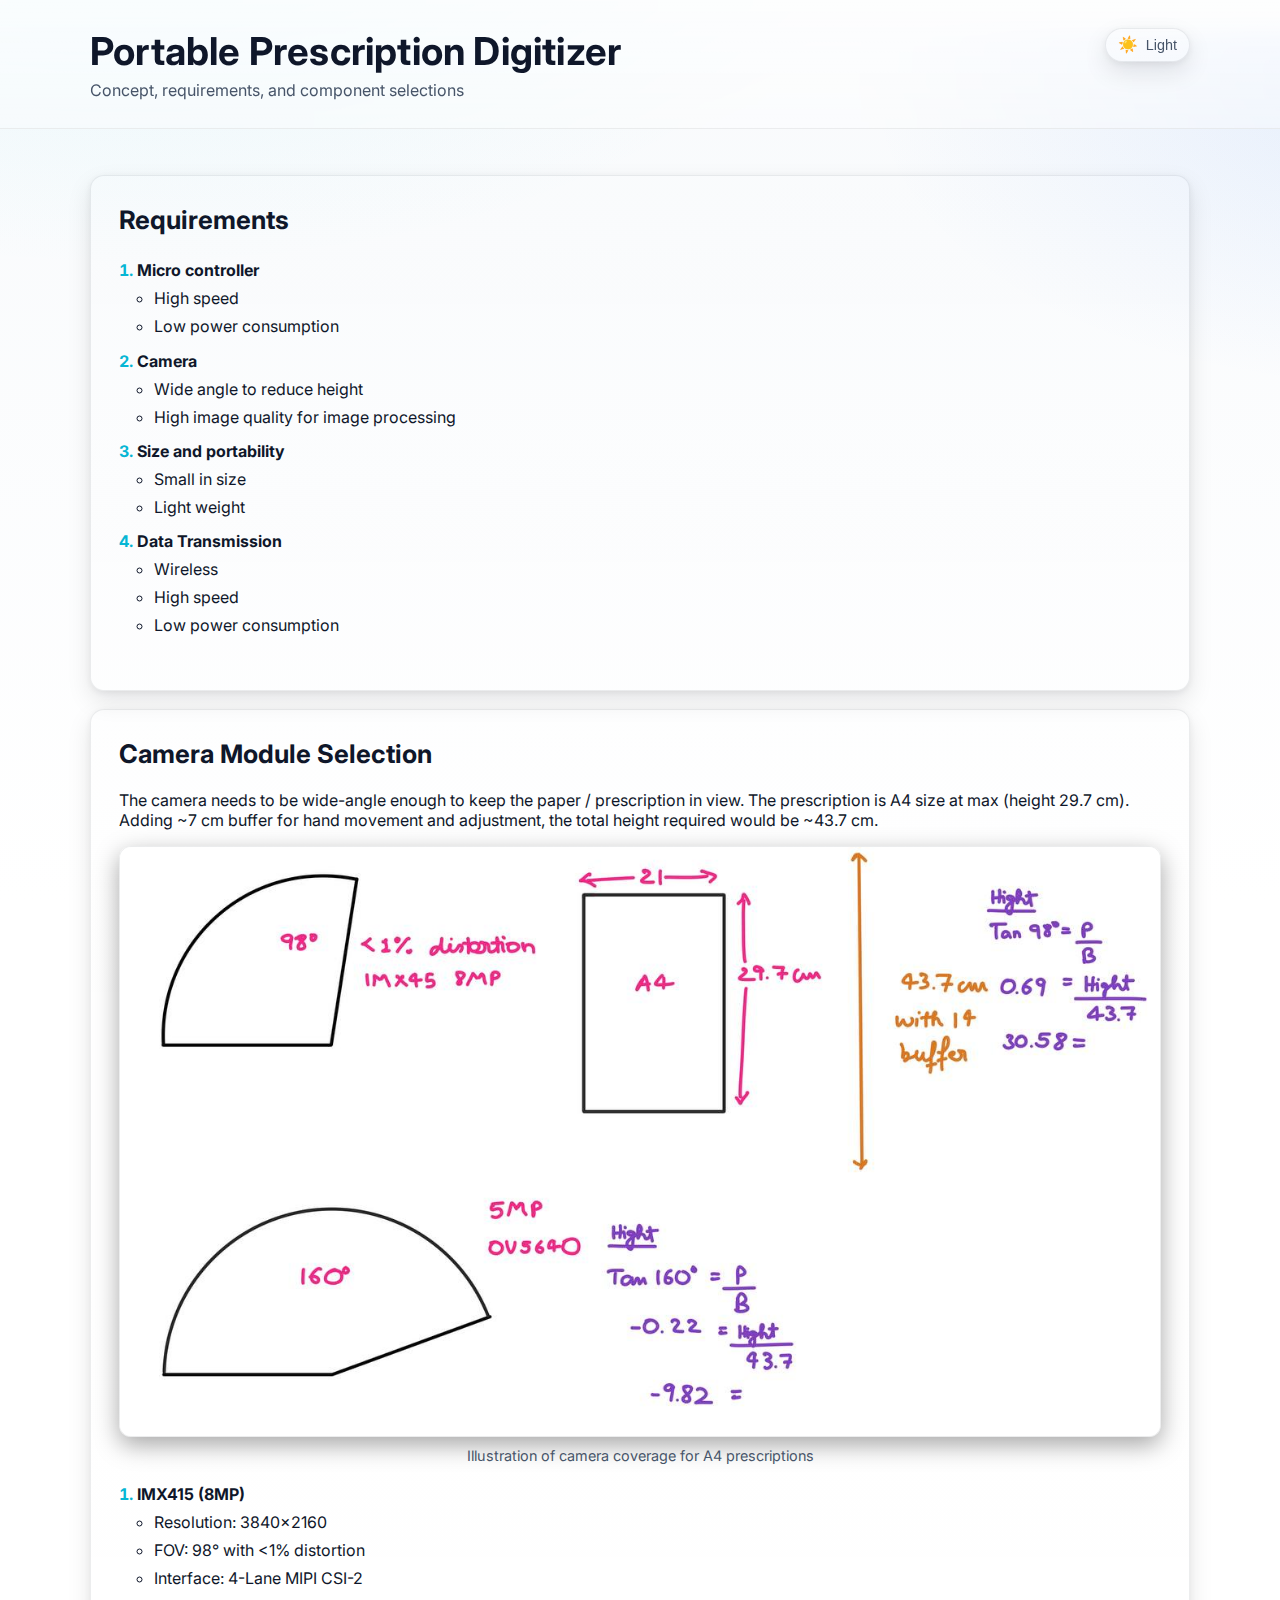
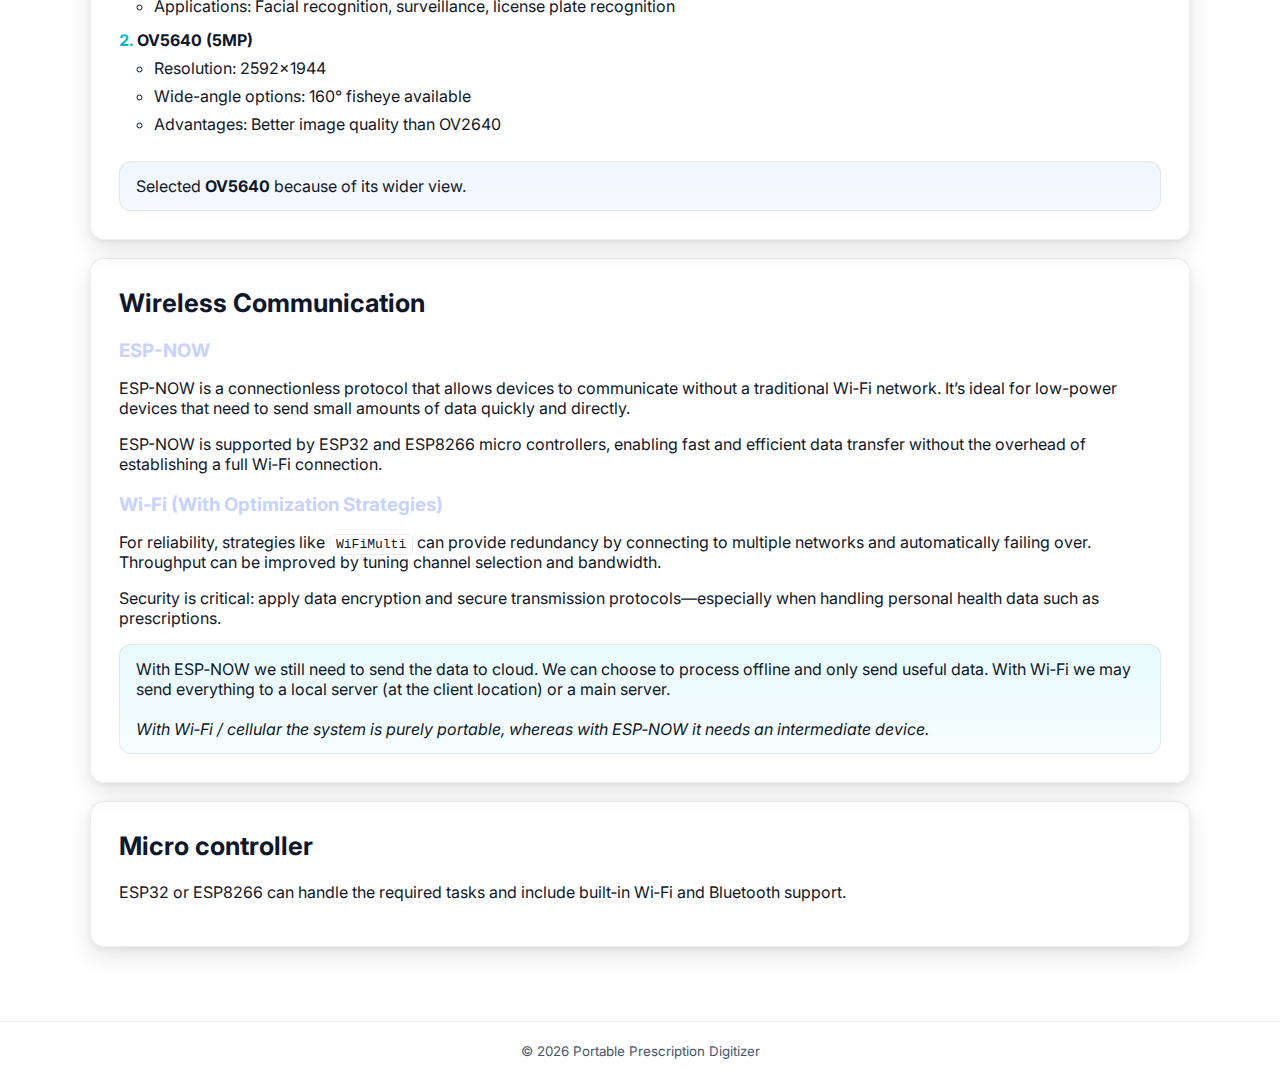
<file: modern-index.html>
<!DOCTYPE html>
<html lang="en">
<head>
	<meta charset="UTF-8" />
	<meta name="viewport" content="width=device-width, initial-scale=1" />
	<title>Portable Prescription Digitizer</title>
	<!-- Optional: clean modern font -->
	<link rel="preconnect" href="https://fonts.googleapis.com">
	<link rel="preconnect" href="https://fonts.gstatic.com" crossorigin>
	<link href="https://fonts.googleapis.com/css2?family=Inter:wght@300;400;500;600;700&display=swap" rel="stylesheet">

	<!-- New stylesheet (leaves existing 1.css untouched) -->
	<link rel="stylesheet" href="modern-style.css" />
</head>
<body>
	<header class="site-header">
		<div class="container">
			<div class="header-text">
				<h1 class="title">Portable Prescription Digitizer</h1>
				<p class="subtitle">Concept, requirements, and component selections</p>
			</div>
			<button id="theme-toggle" class="theme-toggle" type="button" aria-pressed="false" title="Toggle theme">
				<span class="icon" aria-hidden="true">🌙</span>
				<span class="text">Dark</span>
			</button>
		</div>
	</header>

	<main id="content" class="container">
		<section class="card">
			<h2>Requirements</h2>
			<ol class="fancy-list">
				<li>
					<b>Micro controller</b>
					<ul>
						<li>High speed</li>
						<li>Low power consumption</li>
					</ul>
				</li>
				<li>
					<b>Camera</b>
					<ul>
						<li>Wide angle to reduce height</li>
						<li>High image quality for image processing</li>
					</ul>
				</li>
				<li>
					<b>Size and portability</b>
					<ul>
						<li>Small in size</li>
						<li>Light weight</li>
					</ul>
				</li>
				<li>
					<b>Data Transmission</b>
					<ul>
						<li>Wireless</li>
						<li>High speed</li>
						<li>Low power consumption</li>
					</ul>
				</li>
			</ol>
		</section>

		<section class="card">
			<h2>Camera Module Selection</h2>
			<p>
				The camera needs to be wide-angle enough to keep the paper / prescription in view. The prescription is A4 size at max (height 29.7 cm). Adding ~7 cm buffer for hand movement and adjustment, the total height required would be ~43.7 cm.
			</p>

			<figure class="media">
				<img src="camera.png" alt="Camera module diagram" />
				<figcaption>Illustration of camera coverage for A4 prescriptions</figcaption>
			</figure>

			<ol class="fancy-list">
				<li>
					<b>IMX415 (8MP)</b>
					<ul>
						<li>Resolution: 3840×2160</li>
						<li>FOV: 98° with &lt;1% distortion</li>
						<li>Interface: 4-Lane MIPI CSI-2</li>
						<li>Applications: Facial recognition, surveillance, license plate recognition</li>
					</ul>
				</li>
				<li>
					<b>OV5640 (5MP)</b>
					<ul>
						<li>Resolution: 2592×1944</li>
						<li>Wide-angle options: 160° fisheye available</li>
						<li>Advantages: Better image quality than OV2640</li>
					</ul>
				</li>
			</ol>

			<blockquote class="note">
				Selected <b>OV5640</b> because of its wider view.
			</blockquote>
		</section>

		<section class="card">
			<h2>Wireless Communication</h2>
			<h3>ESP-NOW</h3>
			<p>
				ESP-NOW is a connectionless protocol that allows devices to communicate without a traditional Wi‑Fi network. It’s ideal for low-power devices that need to send small amounts of data quickly and directly.
			</p>
			<p>
				ESP-NOW is supported by ESP32 and ESP8266 micro controllers, enabling fast and efficient data transfer without the overhead of establishing a full Wi‑Fi connection.
			</p>

			<h3>Wi‑Fi (With Optimization Strategies)</h3>
			<p>
				For reliability, strategies like <code>WiFiMulti</code> can provide redundancy by connecting to multiple networks and automatically failing over. Throughput can be improved by tuning channel selection and bandwidth.
			</p>
			<p>
				Security is critical: apply data encryption and secure transmission protocols—especially when handling personal health data such as prescriptions.
			</p>

			<blockquote class="tip">
				With ESP‑NOW we still need to send the data to cloud. We can choose to process offline and only send useful data. With Wi‑Fi we may send everything to a local server (at the client location) or a main server.
				<br /><br />
				<i>With Wi‑Fi / cellular the system is purely portable, whereas with ESP‑NOW it needs an intermediate device.</i>
			</blockquote>
		</section>

		<section class="card">
			<h2>Micro controller</h2>
			<p>
				ESP32 or ESP8266 can handle the required tasks and include built‑in Wi‑Fi and Bluetooth support.
			</p>
		</section>
	</main>

	<footer class="site-footer">
		<div class="container">
			<small>© <span id="year"></span> Portable Prescription Digitizer</small>
		</div>
	</footer>

		<script>
				// small enhancement: current year in footer
				document.getElementById('year').textContent = new Date().getFullYear();

				// Theme handling: system preference + manual override with persistence
				(function() {
					const storageKey = 'theme-preference';
					const toggleBtn = document.getElementById('theme-toggle');
					const mql = window.matchMedia('(prefers-color-scheme: dark)');

					const getStored = () => localStorage.getItem(storageKey);
					const store = (val) => localStorage.setItem(storageKey, val);
					const systemTheme = () => (mql.matches ? 'dark' : 'light');

					function applyTheme(theme) {
						document.documentElement.setAttribute('data-theme', theme);
						updateToggle(theme);
					}

					function updateToggle(theme) {
						const isDark = theme === 'dark';
						toggleBtn.setAttribute('aria-pressed', String(isDark));
						toggleBtn.querySelector('.icon').textContent = isDark ? '🌙' : '☀️';
						toggleBtn.querySelector('.text').textContent = isDark ? 'Dark' : 'Light';
					}

					function init() {
						const saved = getStored();
						const theme = saved || systemTheme();
						applyTheme(theme);

						// If there is no manual preference, follow system changes
						if (!saved) {
							mql.addEventListener('change', (e) => {
								applyTheme(e.matches ? 'dark' : 'light');
							});
						}

						toggleBtn.addEventListener('click', () => {
							const current = document.documentElement.getAttribute('data-theme') || systemTheme();
							const next = current === 'dark' ? 'light' : 'dark';
							applyTheme(next);
							store(next);
						});
					}

					init();
				})();
		</script>
</body>
</html>
</file>
<file: modern-style.css>
/* Modern, clean theme with light and dark modes. Leaves existing CSS files untouched. */

/* Light theme (default) */
:root {
  color-scheme: light dark; /* enables UA adjustments for both themes */

  /* Palette for light */
  --bg: #f8fafc;           /* slate-50 */
  --bg-soft: #ffffff;      /* white */
  --card: #ffffff;         /* white */
  --text: #0f172a;         /* slate-900 */
  --muted: #475569;        /* slate-600 */
  --brand: #2563eb;        /* blue-600 */
  --brand-strong: #1d4ed8; /* blue-700 */
  --accent: #06b6d4;       /* cyan-500 */
  --border: rgba(15, 23, 42, 0.08);
  --ring: rgba(37, 99, 235, 0.35);
  --shadow: 0 10px 25px rgba(2, 6, 23, 0.10), 0 2px 6px rgba(2, 6, 23, 0.06);
  --radius: 14px;
}

/* Auto: respect OS dark preference when no manual override is set */
@media (prefers-color-scheme: dark) {
  :root {
    --bg: #0f172a;          /* slate-900 */
    --bg-soft: #111827;     /* gray-900 */
    --card: #0b1220;        /* deep card */
    --text: #e5e7eb;        /* gray-200 */
    --muted: #9ca3af;       /* gray-400 */
    --brand: #60a5fa;       /* blue-400 */
    --brand-strong: #3b82f6;/* blue-500 */
    --accent: #22d3ee;      /* cyan-400 */
    --border: rgba(255, 255, 255, 0.08);
    --ring: rgba(59, 130, 246, 0.40);
    --shadow: 0 10px 25px rgba(0,0,0,0.35), 0 2px 6px rgba(0,0,0,0.20);
  }
}

/* Manual overrides via data-theme on <html> or :root element */
[data-theme="light"] {
  --bg: #f8fafc;
  --bg-soft: #ffffff;
  --card: #ffffff;
  --text: #0f172a;
  --muted: #475569;
  --brand: #2563eb;
  --brand-strong: #1d4ed8;
  --accent: #06b6d4;
  --border: rgba(15, 23, 42, 0.08);
  --ring: rgba(37, 99, 235, 0.35);
  --shadow: 0 10px 25px rgba(2, 6, 23, 0.10), 0 2px 6px rgba(2, 6, 23, 0.06);
}

[data-theme="dark"] {
  --bg: #0f172a;
  --bg-soft: #111827;
  --card: #0b1220;
  --text: #e5e7eb;
  --muted: #9ca3af;
  --brand: #60a5fa;
  --brand-strong: #3b82f6;
  --accent: #22d3ee;
  --border: rgba(255, 255, 255, 0.08);
  --ring: rgba(59, 130, 246, 0.40);
  --shadow: 0 10px 25px rgba(0,0,0,0.35), 0 2px 6px rgba(0,0,0,0.20);
}

* { box-sizing: border-box; }
html, body { height: 100%; }
body {
  margin: 0;
  font-family: "Inter", system-ui, -apple-system, Segoe UI, Roboto, Arial, sans-serif;
  color: var(--text);
  background: radial-gradient(1200px 600px at 10% -10%, rgba(34,211,238,0.08), transparent 60%),
              radial-gradient(900px 500px at 110% 10%, rgba(59,130,246,0.10), transparent 60%),
              linear-gradient(180deg, var(--bg) 0%, var(--bg-soft) 100%);
  transition: background-color 220ms ease, color 220ms ease, border-color 220ms ease;
  /* Keep decorative background fixed relative to the viewport */
  background-attachment: fixed, fixed, fixed;
  background-repeat: no-repeat, no-repeat, no-repeat;
  background-size: 1400px 700px, 1100px 600px, auto;
  background-position: 10% -10%, 110% 10%, 50% 0%;
}

.container {
  width: min(1100px, 92%);
  margin-inline: auto;
}

.site-header {
  position: sticky;
  top: 0;
  z-index: 10;
  background: linear-gradient(180deg, color-mix(in oklab, var(--bg-soft), transparent 30%), color-mix(in oklab, var(--bg-soft), transparent 65%));
  backdrop-filter: blur(8px);
  border-bottom: 1px solid var(--border);
}
.site-header .container { padding: 28px 0; display: flex; align-items: flex-start; justify-content: space-between; gap: 16px; }
.header-text { max-width: 900px; }
.title {
  margin: 0;
  font-weight: 700;
  letter-spacing: 0.2px;
  font-size: clamp(1.6rem, 1.1rem + 2vw, 2.4rem);
}
.subtitle {
  margin: 6px 0 0;
  color: var(--muted);
  font-weight: 400;
}

main.container { padding: 28px 0 56px; }

.card {
  background: linear-gradient(180deg, rgba(255,255,255,0.02), rgba(255,255,255,0.01));
  border: 1px solid var(--border);
  border-radius: var(--radius);
  padding: clamp(16px, 2.5vw, 28px);
  box-shadow: var(--shadow);
  margin: 18px 0;
}
.card h2 { 
  margin-top: 0;
  font-size: clamp(1.2rem, 0.9rem + 1vw, 1.6rem);
}
.card h3 {
  margin-bottom: 8px;
  color: #c7d2fe; /* indigo-200 */
}

/* Lists */
ol, ul { padding-left: 1.1rem; }
li { line-height: 1.75; }
.fancy-list > li { padding-bottom: 0.4rem; }
.fancy-list > li::marker { color: var(--accent); font-weight: 700; }

/* Media */
.media { margin: 10px 0 6px; text-align: center; }
.media img { 
  max-width: 100%; 
  height: auto; 
  border-radius: 12px; 
  border: 1px solid var(--border);
  box-shadow: 0 8px 24px rgba(0,0,0,0.35);
}
.media figcaption { color: var(--muted); font-size: 0.9rem; margin-top: 6px; }

/* Callouts */
blockquote {
  margin: 14px 0 0;
  padding: 14px 16px;
  border-radius: 12px;
  border: 1px solid var(--border);
}
blockquote.note {
  background: linear-gradient(180deg, rgba(96,165,250,0.1), rgba(96,165,250,0.05));
}
blockquote.tip {
  background: linear-gradient(180deg, rgba(34,211,238,0.10), rgba(34,211,238,0.04));
}

/* Code */
code {
  padding: 2px 6px;
  border-radius: 6px;
  background: rgba(255,255,255,0.06);
  border: 1px solid var(--border);
}

/* Footer */
.site-footer {
  border-top: 1px solid rgba(255,255,255,0.08);
  border-top-color: var(--border);
  background: linear-gradient(0deg, color-mix(in oklab, var(--bg-soft), transparent 30%), color-mix(in oklab, var(--bg-soft), transparent 65%));
}
.site-footer .container { padding: 18px 0; text-align: center; color: var(--muted); }

/* Links & focus */
a { color: var(--brand); text-decoration: none; }
a:hover { color: var(--brand-strong); }

:focus-visible {
  outline: 2px solid var(--brand-strong);
  outline-offset: 2px;
  box-shadow: 0 0 0 6px var(--ring);
  border-radius: 8px;
}

/* Responsive tweaks */
@media (min-width: 900px) {
  .cards-grid { display: grid; grid-template-columns: 1fr 1fr; gap: 18px; }
}

/* Mobile performance & compatibility: disable fixed backgrounds on small screens */
@media (max-width: 768px) {
  body {
    background-attachment: scroll, scroll, scroll;
  }
}

/* Theme toggle button */
.theme-toggle {
  appearance: none;
  border: 1px solid var(--border);
  background: linear-gradient(180deg, rgba(255,255,255,0.04), rgba(255,255,255,0.02));
  color: var(--text);
  border-radius: 999px;
  padding: 8px 12px;
  display: inline-flex;
  align-items: center;
  gap: 8px;
  cursor: pointer;
  box-shadow: var(--shadow);
}
.theme-toggle:hover { border-color: color-mix(in oklab, var(--brand), #000 10%); }
.theme-toggle .icon { font-size: 1rem; line-height: 1; }
.theme-toggle .text { font-size: 0.9rem; color: var(--muted); }
</file>
